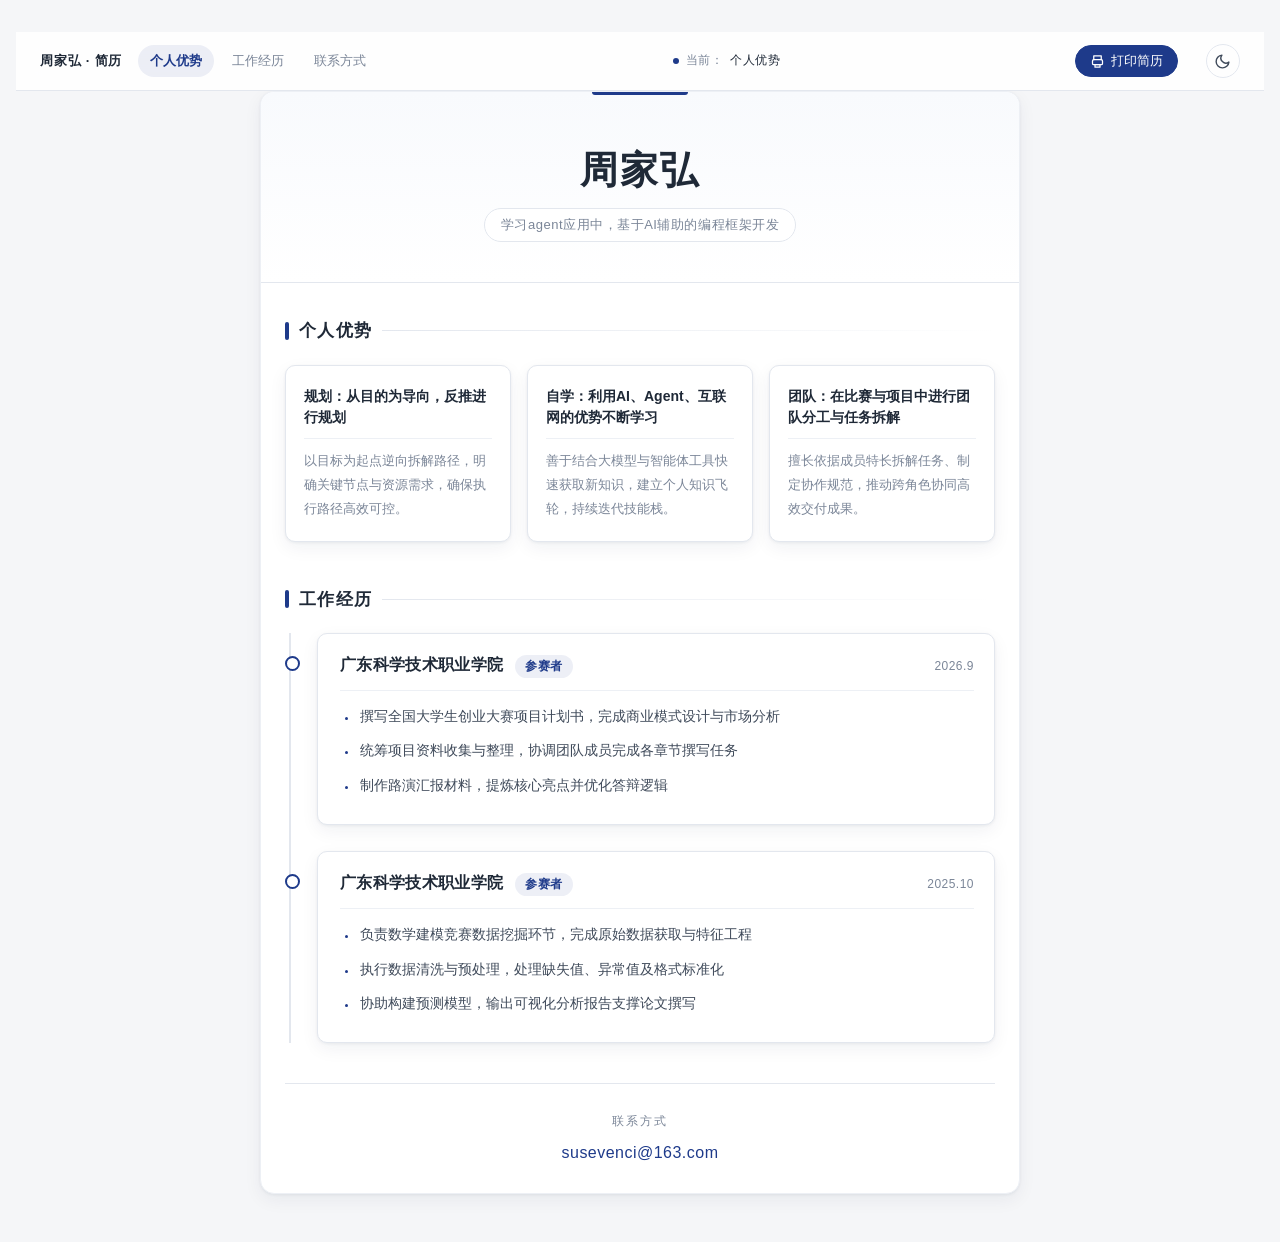
<file: index.html>
<!DOCTYPE html>
<html lang="zh-CN">
<head>
  <meta charset="UTF-8">
  <meta name="viewport" content="width=device-width, initial-scale=1.0">
  <title>周家弘 - 个人简历</title>
  <link rel="stylesheet" href="resume.css">
</head>
<body>
  <!-- 顶部导航栏：可直接跳转栏目，右侧显示当前所在栏目 -->
  <nav class="topbar" aria-label="页面导航">
    <span class="topbar-brand">周家弘 · 简历</span>
    <div class="nav">
      <a class="nav-link" href="#strengths" data-target="strengths">个人优势</a>
      <a class="nav-link" href="#experience" data-target="experience">工作经历</a>
      <a class="nav-link" href="#contact" data-target="contact">联系方式</a>
    </div>
    <span class="topbar-status">当前：<b id="currentSection">个人优势</b></span>

    <!-- 打印简历 -->
    <button class="print-btn" id="printBtn" type="button" aria-label="打印简历" title="打印简历">
      <svg viewBox="0 0 24 24" fill="none" stroke="currentColor" stroke-width="2"
           stroke-linecap="round" stroke-linejoin="round" aria-hidden="true">
        <path d="M6 9V3h12v6"></path>
        <rect x="4" y="9" width="16" height="8" rx="2"></rect>
        <path d="M8 17h8v4H8z"></path>
      </svg>
      <span class="print-btn-text">打印简历</span>
    </button>

    <!-- 主题切换开关 -->
    <button class="theme-toggle" id="themeToggle" type="button" aria-label="切换深色模式" title="切换深色模式">
      <svg class="icon-moon" viewBox="0 0 24 24" fill="none" stroke="currentColor" stroke-width="2"
           stroke-linecap="round" stroke-linejoin="round" aria-hidden="true">
        <path d="M21 12.8A9 9 0 1 1 11.2 3a7 7 0 0 0 9.8 9.8z"></path>
      </svg>
      <svg class="icon-sun" viewBox="0 0 24 24" fill="none" stroke="currentColor" stroke-width="2"
           stroke-linecap="round" stroke-linejoin="round" aria-hidden="true">
        <circle cx="12" cy="12" r="4.2"></circle>
        <path d="M12 2v2.2M12 19.8V22M2 12h2.2M19.8 12H22M4.9 4.9l1.6 1.6M17.5 17.5l1.6 1.6M19.1 4.9l-1.6 1.6M6.5 17.5l-1.6 1.6"></path>
      </svg>
    </button>
  </nav>

  <div class="container">
    <!-- 顶部：姓名 + 一句话介绍 -->
    <header class="header reveal" id="top">
      <h1 class="name">周家弘</h1>
      <p class="intro">学习agent应用中，基于AI辅助的编程框架开发</p>
    </header>

    <!-- 个人优势 -->
    <section class="strengths reveal anchor" id="strengths">
      <h2 class="section-title">个人优势</h2>

      <div class="strength-list">
        <div class="strength-item">
          <div class="strength-title">规划：从目的为导向，反推进行规划</div>
          <div class="strength-desc">以目标为起点逆向拆解路径，明确关键节点与资源需求，确保执行路径高效可控。</div>
        </div>

        <div class="strength-item">
          <div class="strength-title">自学：利用AI、Agent、互联网的优势不断学习</div>
          <div class="strength-desc">善于结合大模型与智能体工具快速获取新知识，建立个人知识飞轮，持续迭代技能栈。</div>
        </div>

        <div class="strength-item">
          <div class="strength-title">团队：在比赛与项目中进行团队分工与任务拆解</div>
          <div class="strength-desc">擅长依据成员特长拆解任务、制定协作规范，推动跨角色协同高效交付成果。</div>
        </div>
      </div>
    </section>

    <!-- 工作经历 -->
    <section class="experience reveal anchor" id="experience">
      <h2 class="section-title">工作经历</h2>

      <div class="timeline">
        <!-- 经历二（时间更近，排在前面） -->
        <article class="exp-item">
          <div class="exp-header">
            <span class="exp-company">广东科学技术职业学院</span>
            <span class="exp-role">参赛者</span>
            <time class="exp-time" datetime="2026-09">2026.9</time>
          </div>
          <ul class="exp-duties">
            <li>撰写全国大学生创业大赛项目计划书，完成商业模式设计与市场分析</li>
            <li>统筹项目资料收集与整理，协调团队成员完成各章节撰写任务</li>
            <li>制作路演汇报材料，提炼核心亮点并优化答辩逻辑</li>
          </ul>
        </article>

        <!-- 经历一 -->
        <article class="exp-item">
          <div class="exp-header">
            <span class="exp-company">广东科学技术职业学院</span>
            <span class="exp-role">参赛者</span>
            <time class="exp-time" datetime="2025-10">2025.10</time>
          </div>
          <ul class="exp-duties">
            <li>负责数学建模竞赛数据挖掘环节，完成原始数据获取与特征工程</li>
            <li>执行数据清洗与预处理，处理缺失值、异常值及格式标准化</li>
            <li>协助构建预测模型，输出可视化分析报告支撑论文撰写</li>
          </ul>
        </article>
      </div>
    </section>

    <!-- 底部联系方式 -->
    <footer class="contact reveal anchor" id="contact">
      <p class="contact-label">联系方式</p>
      <a href="mailto:susevenci@163.com" class="contact-email">susevenci@163.com</a>
    </footer>
  </div>

  <!-- 回到顶部按钮 -->
  <button class="to-top" id="toTop" type="button" aria-label="回到顶部" title="回到顶部">
    <svg viewBox="0 0 24 24" fill="none" stroke="currentColor" stroke-width="2.2"
         stroke-linecap="round" stroke-linejoin="round" aria-hidden="true">
      <path d="M12 19V5"></path>
      <path d="M5 12l7-7 7 7"></path>
    </svg>
  </button>

  <script src="resume.js"></script>
</body>
</html>
</file>
<file: resume.css>
/* ==========================================================================
   周家弘 · 个人简历 —— 样式表
   风格：简约专业（白底、深灰字、藏蓝点缀）
   ========================================================================== */

:root {
  /* ---- 配色（浅色模式） ---- */
  --bg-base: #f5f6f8;        /* 页面底色：极浅灰 */
  --bg-panel: #ffffff;       /* 容器/卡片底色：白 */
  --bg-panel-2: #ffffff;     /* 卡片底色 */
  --bg-panel-3: #f7f9fc;     /* 卡片悬浮底色 */
  --bg-header: linear-gradient(180deg, #f8fafd 0%, #ffffff 100%);
  --bg-chip: #ffffff;        /* 胶囊/小圆点内底色 */
  --bg-topbar: rgba(255, 255, 255, 0.86);
  --bg-nav-hover: rgba(30, 58, 138, 0.06);
  --line: #e3e7ee;           /* 分割线 */
  --line-soft: #edf0f5;      /* 更弱的分割线 */
  --line-hover: rgba(30, 58, 138, 0.28);
  --text-1: #1f2937;         /* 大标题：深灰 */
  --text-2: #3f4a5a;         /* 正文 */
  --text-3: #7b8698;         /* 次要信息：中灰 */
  --accent: #1e3a8a;         /* 藏蓝点缀 */
  --accent-soft: #2b4c9b;    /* 藏蓝（浅一档） */
  --accent-dim: rgba(30, 58, 138, 0.08);
  --on-accent: #ffffff;      /* 藏蓝底上的文字色 */
  --shadow-sm: 0 1px 3px rgba(23, 37, 62, 0.06), 0 6px 18px rgba(23, 37, 62, 0.06);
  --shadow-md: 0 10px 26px rgba(23, 37, 62, 0.12);
  --radius-lg: 14px;
  --radius-md: 10px;
}

/* ---- 配色（深色模式） ---- */
[data-theme="dark"] {
  --bg-base: #10151f;        /* 页面底色：深灰蓝 */
  --bg-panel: #161c28;       /* 容器底色 */
  --bg-panel-2: #1a2130;     /* 卡片底色 */
  --bg-panel-3: #202a3c;     /* 卡片悬浮底色 */
  --bg-header: linear-gradient(180deg, #1b2333 0%, #161c28 100%);
  --bg-chip: #1f2735;
  --bg-topbar: rgba(16, 21, 31, 0.86);
  --bg-nav-hover: rgba(147, 180, 255, 0.10);
  --line: #2a3446;
  --line-soft: #232c3c;
  --line-hover: rgba(147, 180, 255, 0.42);
  --text-1: #eef2f8;         /* 大标题：近白 */
  --text-2: #c3ccda;         /* 正文 */
  --text-3: #8a95a8;         /* 次要信息 */
  --accent: #93b4ff;         /* 深色下的藏蓝点缀（提亮） */
  --accent-soft: #b3caff;
  --accent-dim: rgba(147, 180, 255, 0.14);
  --on-accent: #10151f;
  --shadow-sm: 0 1px 3px rgba(0, 0, 0, 0.4), 0 6px 18px rgba(0, 0, 0, 0.32);
  --shadow-md: 0 10px 26px rgba(0, 0, 0, 0.5);
}

/* 主题切换过渡 */
body,
.container,
.header,
.strength-item,
.exp-item,
.topbar,
.intro,
.to-top {
  transition: background-color 0.3s ease, color 0.3s ease, border-color 0.3s ease;
}

* {
  box-sizing: border-box;
  margin: 0;
  padding: 0;
}

html {
  scroll-behavior: smooth;
}

body {
  font-family: -apple-system, BlinkMacSystemFont, "Segoe UI", "PingFang SC", "Microsoft YaHei", sans-serif;
  line-height: 1.6;
  color: var(--text-2);
  background: var(--bg-base);
  padding: 32px 16px 48px;
  -webkit-font-smoothing: antialiased;
}

/* 锚点跳转时预留导航栏高度，避免内容被遮挡 */
.anchor {
  scroll-margin-top: 78px;
}

.container {
  max-width: 760px;
  margin: 0 auto;
  background: var(--bg-panel);
  border: 1px solid var(--line-soft);
  border-radius: var(--radius-lg);
  box-shadow: var(--shadow-sm);
  padding: 0 0 28px;
  overflow: hidden;
}

/* ============ 顶部：名片感 ============ */
.header {
  position: relative;
  text-align: center;
  padding: 56px 34px 40px;
  margin-bottom: 34px;
  border-bottom: 1px solid var(--line);
  background: var(--bg-header);
}

/* 名片上方的一抹藏蓝细线 */
.header::before {
  content: "";
  position: absolute;
  top: 0;
  left: 50%;
  transform: translateX(-50%);
  width: 96px;
  height: 3px;
  border-radius: 0 0 4px 4px;
  background: var(--accent);
}

.name {
  font-size: 38px;
  font-weight: 700;
  color: var(--text-1);
  letter-spacing: 0.06em;
  margin-bottom: 14px;
  line-height: 1.2;
}

.intro {
  font-size: 13px;
  color: var(--text-3);
  letter-spacing: 0.04em;
  display: inline-block;
  padding: 6px 16px;
  border: 1px solid var(--line);
  border-radius: 999px;
  background: var(--bg-chip);
}

/* ============ 区块标题（二级层级） ============ */
.section-title {
  font-size: 17px;
  font-weight: 600;
  color: var(--text-1);
  letter-spacing: 0.08em;
  margin-bottom: 20px;
  padding-left: 14px;
  padding-bottom: 0;
  border-bottom: none;
  position: relative;
  display: flex;
  align-items: center;
  gap: 10px;
}

.section-title::before {
  content: "";
  position: absolute;
  left: 0;
  top: 50%;
  transform: translateY(-50%);
  width: 4px;
  height: 18px;
  border-radius: 2px;
  background: var(--accent);
}

.section-title::after {
  content: "";
  flex: 1;
  height: 1px;
  background: linear-gradient(90deg, var(--line), transparent);
}

/* ============ 个人优势：三张并列卡片 ============ */
.strengths {
  margin-bottom: 44px;
  padding: 0 24px;
}

.strength-list {
  display: grid;
  grid-template-columns: repeat(3, 1fr);
  gap: 16px;
}

.strength-item {
  margin-bottom: 0;
  padding: 20px 18px;
  background: var(--bg-panel-2);
  border: 1px solid var(--line);
  border-radius: var(--radius-md);
  box-shadow: var(--shadow-sm);
  transition: transform 0.28s ease, box-shadow 0.28s ease, border-color 0.28s ease, background 0.28s ease;
}

.strength-item:hover {
  transform: translateY(-6px);
  background: var(--bg-panel-3);
  border-color: var(--line-hover);
  box-shadow: var(--shadow-md);
}

.strength-title {
  font-size: 14px;
  font-weight: 600;
  color: var(--text-1);
  line-height: 1.5;
  margin-bottom: 10px;
  padding-bottom: 10px;
  border-bottom: 1px solid var(--line-soft);
}

.strength-desc {
  font-size: 13px;
  color: var(--text-3);
  line-height: 1.85;
}

/* ============ 工作经历：左侧时间轴 ============ */
.experience {
  margin-bottom: 40px;
  padding: 0 24px;
}

.timeline {
  position: relative;
  padding-left: 26px;
  margin-left: 4px;
  border-left: 2px solid var(--line);
}

.exp-item {
  position: relative;
  margin-bottom: 26px;
  padding: 18px 20px 18px 22px;
  background: var(--bg-panel-2);
  border: 1px solid var(--line);
  border-radius: var(--radius-md);
  box-shadow: var(--shadow-sm);
  transition: transform 0.28s ease, box-shadow 0.28s ease, border-color 0.28s ease, background 0.28s ease;
}

.exp-item:last-child {
  margin-bottom: 0;
}

/* 时间轴节点：小圆点 */
.exp-item::before {
  content: "";
  position: absolute;
  left: -33px;
  top: 22px;
  width: 11px;
  height: 11px;
  border-radius: 50%;
  background: var(--bg-chip);
  border: 2px solid var(--accent);
  transition: background 0.28s ease;
}

.exp-item:hover {
  transform: translateY(-4px);
  background: var(--bg-panel-3);
  border-color: var(--line-hover);
  box-shadow: var(--shadow-md);
}

.exp-item:hover::before {
  background: var(--accent);
}

.exp-header {
  display: flex;
  flex-wrap: wrap;
  gap: 12px;
  align-items: baseline;
  margin-bottom: 12px;
  padding-bottom: 12px;
  border-bottom: 1px solid var(--line-soft);
}

.exp-company {
  font-size: 16px;
  font-weight: 600;
  color: var(--text-1);
  letter-spacing: 0.02em;
}

.exp-role {
  font-size: 12px;
  color: var(--accent);
  background: var(--accent-dim);
  font-weight: 600;
  padding: 2px 10px;
  border-radius: 999px;
  letter-spacing: 0.04em;
}

.exp-time {
  font-size: 12px;
  color: var(--text-3);
  margin-left: auto;
  letter-spacing: 0.04em;
  font-variant-numeric: tabular-nums;
}

.exp-duties {
  font-size: 13.5px;
  color: var(--text-2);
  line-height: 2.1;
  padding-left: 18px;
}

.exp-duties li {
  margin-bottom: 6px;
  padding-left: 2px;
}

.exp-duties li::marker {
  color: var(--accent);
  font-size: 0.85em;
}

/* ============ 底部联系方式 ============ */
.contact {
  text-align: center;
  padding: 28px 24px 0;
  border-top: 1px solid var(--line);
  margin: 0 24px;
}

.contact-label {
  font-size: 12px;
  color: var(--text-3);
  letter-spacing: 0.16em;
  margin-bottom: 8px;
  text-transform: uppercase;
}

.contact-email {
  font-size: 16px;
  color: var(--accent);
  text-decoration: none;
  word-break: break-all;
  font-weight: 500;
  letter-spacing: 0.03em;
  transition: color 0.25s ease;
}

.contact-email:hover {
  color: var(--accent-soft);
  text-decoration: underline;
}

/* ============ 顶部导航栏 ============ */
.topbar {
  position: sticky;
  top: 0;
  z-index: 50;
  display: flex;
  align-items: center;
  gap: 16px;
  padding: 12px 24px;
  background: var(--bg-topbar);
  -webkit-backdrop-filter: blur(12px);
  backdrop-filter: blur(12px);
  border-bottom: 1px solid var(--line);
}

.topbar-brand {
  font-size: 13px;
  font-weight: 600;
  color: var(--text-1);
  letter-spacing: 0.06em;
  white-space: nowrap;
}

.nav {
  display: flex;
  gap: 6px;
  overflow-x: auto;
  scrollbar-width: none;
}

.nav::-webkit-scrollbar {
  display: none;
}

.nav-link {
  position: relative;
  padding: 6px 12px;
  font-size: 13px;
  color: var(--text-3);
  text-decoration: none;
  border-radius: 999px;
  white-space: nowrap;
  transition: color 0.25s ease, background 0.25s ease;
}

.nav-link:hover {
  color: var(--text-1);
  background: var(--bg-nav-hover);
}

.nav-link.is-active {
  color: var(--accent);
  background: var(--accent-dim);
  font-weight: 600;
}

/* 右侧：当前所在栏目提示 */
.topbar-status {
  margin-left: auto;
  display: flex;
  align-items: center;
  gap: 7px;
  font-size: 12px;
  color: var(--text-3);
  letter-spacing: 0.04em;
  white-space: nowrap;
}

.topbar-status::before {
  content: "";
  width: 6px;
  height: 6px;
  border-radius: 50%;
  background: var(--accent);
  animation: pulse 2s ease-in-out infinite;
}

.topbar-status b {
  color: var(--text-1);
  font-weight: 500;
}

@keyframes pulse {
  0%, 100% { opacity: 1; transform: scale(1); }
  50% { opacity: 0.4; transform: scale(0.82); }
}

/* ============ 打印简历按钮 ============ */
.print-btn {
  margin-left: auto;
  display: flex;
  align-items: center;
  gap: 6px;
  padding: 6px 14px;
  flex: none;
  font-size: 13px;
  font-family: inherit;
  color: var(--on-accent);
  background: var(--accent);
  border: 1px solid var(--accent);
  border-radius: 999px;
  cursor: pointer;
  white-space: nowrap;
  transition: background 0.25s ease, box-shadow 0.25s ease;
}

.print-btn svg {
  width: 15px;
  height: 15px;
}

.print-btn:hover {
  background: var(--accent-soft);
}

.print-btn:focus-visible {
  outline: 2px solid var(--accent);
  outline-offset: 2px;
}

/* 打印按钮出现后，栏目状态提示不再需要左推 */
.print-btn + .theme-toggle {
  margin-left: 12px;
}

/* ============ 主题切换开关（右上角） ============ */
.theme-toggle {
  margin-left: 12px;
  width: 34px;
  height: 34px;
  flex: none;
  display: flex;
  align-items: center;
  justify-content: center;
  color: var(--text-2);
  background: transparent;
  border: 1px solid var(--line);
  border-radius: 50%;
  cursor: pointer;
  transition: color 0.25s ease, border-color 0.25s ease, background 0.25s ease;
}

.theme-toggle:hover {
  color: var(--accent);
  border-color: var(--line-hover);
  background: var(--bg-nav-hover);
}

.theme-toggle:focus-visible {
  outline: 2px solid var(--accent);
  outline-offset: 2px;
}

.theme-toggle svg {
  width: 17px;
  height: 17px;
}

/* 浅色模式显示月亮（点击进入深色），深色模式显示太阳 */
.theme-toggle .icon-sun { display: none; }
[data-theme="dark"] .theme-toggle .icon-sun { display: block; }
[data-theme="dark"] .theme-toggle .icon-moon { display: none; }

/* ============ 回到顶部按钮 ============ */
.to-top {
  position: fixed;
  right: 24px;
  bottom: 24px;
  z-index: 60;
  width: 46px;
  height: 46px;
  display: flex;
  align-items: center;
  justify-content: center;
  color: var(--on-accent);
  background: var(--accent);
  border: 1px solid var(--accent);
  border-radius: 50%;
  cursor: pointer;
  box-shadow: var(--shadow-md);
  opacity: 0;
  visibility: hidden;
  transform: translateY(14px);
  transition: opacity 0.3s ease, transform 0.3s ease, visibility 0.3s ease,
              background 0.3s ease, box-shadow 0.3s ease;
}

.to-top svg {
  width: 20px;
  height: 20px;
}

.to-top.is-shown {
  opacity: 1;
  visibility: visible;
  transform: translateY(0);
}

.to-top:hover {
  background: var(--accent-soft);
  box-shadow: 0 14px 28px rgba(23, 37, 62, 0.22);
}

/* ============ 滚动淡入 ============ */
.reveal {
  opacity: 0;
  transform: translateY(18px);
  transition: opacity 0.7s ease, transform 0.7s ease;
}

.reveal.is-visible {
  opacity: 1;
  transform: translateY(0);
}

/* ============ 响应式 ============ */
@media (max-width: 720px) {
  .strength-list {
    grid-template-columns: 1fr;
  }
}

@media (max-width: 480px) {
  body { padding: 16px 10px 32px; }
  .container { border-radius: 12px; }
  .header { padding: 42px 22px 30px; }
  .name { font-size: 28px; }
  .intro { font-size: 12px; }
  .strengths, .experience { padding: 0 16px; }
  .contact { margin: 0 16px; padding: 24px 0 0; }
  .exp-header { flex-direction: column; align-items: flex-start; gap: 8px; }
  .exp-time { margin-left: 0; }
  .timeline { padding-left: 20px; }
  .exp-item::before { left: -27px; }
  .topbar { padding: 10px 14px; gap: 10px; }
  .topbar-brand { display: none; }
  .print-btn-text { display: none; }
  .print-btn { padding: 6px 10px; }
  .to-top { right: 14px; bottom: 14px; width: 42px; height: 42px; }
}

@media (prefers-reduced-motion: reduce) {
  .reveal { opacity: 1; transform: none; transition: none; }
  .strength-item, .exp-item { transition: none; }
  html { scroll-behavior: auto; }
}

/* ==========================================================================
   打印样式：A4 纸排版（Cmd/Ctrl + P 直接打印）
   ========================================================================== */
@page {
  size: A4 portrait;
  margin: 14mm 14mm;
}

@media print {
  /* 打印时强制使用浅色配色，避免深色模式浪费墨水 */
  :root,
  [data-theme="dark"] {
    --bg-base: #ffffff;
    --bg-panel: #ffffff;
    --bg-panel-2: #ffffff;
    --bg-panel-3: #ffffff;
    --bg-header: #ffffff;
    --bg-chip: #ffffff;
    --bg-topbar: #ffffff;
    --bg-nav-hover: transparent;
    --line: #d5d9e0;
    --line-soft: #e6e9ee;
    --line-hover: #d5d9e0;
    --text-1: #111827;
    --text-2: #333b48;
    --text-3: #6b7280;
    --accent: #1e3a8a;
    --accent-soft: #1e3a8a;
    --accent-dim: transparent;
    --on-accent: #ffffff;
    --shadow-sm: none;
    --shadow-md: none;
  }

  /* 打印时隐藏所有屏幕专用元素 */
  .topbar,
  .to-top,
  .print-btn,
  .theme-toggle {
    display: none !important;
  }

  html {
    scroll-behavior: auto;
  }

  body {
    background: #fff !important;
    padding: 0;
    font-size: 11pt;
    -webkit-print-color-adjust: exact;
    print-color-adjust: exact;
  }

  .container {
    max-width: none;
    width: 100%;
    margin: 0;
    padding: 0;
    border: none;
    border-radius: 0;
    box-shadow: none;
    background: #fff;
  }

  /* 关闭所有入场动画，避免打印时内容透明 */
  .reveal {
    opacity: 1 !important;
    transform: none !important;
    transition: none !important;
  }

  /* 顶部门面区：紧凑排布 */
  .header {
    padding: 0 0 10mm;
    margin-bottom: 8mm;
    background: #fff;
    break-inside: avoid;
  }

  .header::before {
    display: none;
  }

  .name {
    font-size: 24pt;
    margin-bottom: 3mm;
    letter-spacing: 0.08em;
  }

  .intro {
    font-size: 10pt;
    padding: 0;
    border: none;
    background: transparent;
    color: var(--text-3);
  }

  .section-title {
    font-size: 13pt;
    margin-bottom: 4mm;
    padding-left: 10px;
    break-after: avoid;
  }

  .strengths {
    padding: 0;
    margin-bottom: 8mm;
  }

  /* 优势卡片：打印时改为三列紧凑排布，不跨页断裂 */
  .strength-list {
    display: grid;
    grid-template-columns: repeat(3, 1fr) !important;
    gap: 4mm;
  }

  .strength-item {
    padding: 4mm;
    border: 1px solid var(--line);
    border-radius: 6px;
    box-shadow: none;
    break-inside: avoid;
  }

  .strength-title {
    font-size: 10.5pt;
    margin-bottom: 2mm;
    padding-bottom: 2mm;
  }

  .strength-desc {
    font-size: 9.5pt;
    line-height: 1.6;
  }

  .experience {
    padding: 0;
    margin-bottom: 8mm;
  }

  .timeline {
    padding-left: 6mm;
    border-left: 1px solid var(--line);
  }

  .exp-item {
    padding: 4mm 4mm 4mm 5mm;
    margin-bottom: 5mm;
    border-radius: 6px;
    box-shadow: none;
    break-inside: avoid;
  }

  .exp-item::before {
    left: -8.4mm;
    top: 5mm;
    width: 9px;
    height: 9px;
  }

  .exp-header {
    margin-bottom: 3mm;
    padding-bottom: 3mm;
  }

  .exp-company {
    font-size: 11.5pt;
  }

  .exp-role {
    font-size: 9pt;
    padding: 1px 8px;
  }

  .exp-time {
    font-size: 9.5pt;
  }

  .exp-duties {
    font-size: 10pt;
    line-height: 1.75;
    padding-left: 5mm;
  }

  .exp-duties li {
    margin-bottom: 1.5mm;
  }

  .contact {
    margin: 0;
    padding-top: 6mm;
    break-inside: avoid;
  }

  .contact-email {
    font-size: 11pt;
    color: var(--accent);
  }
}
</file>
